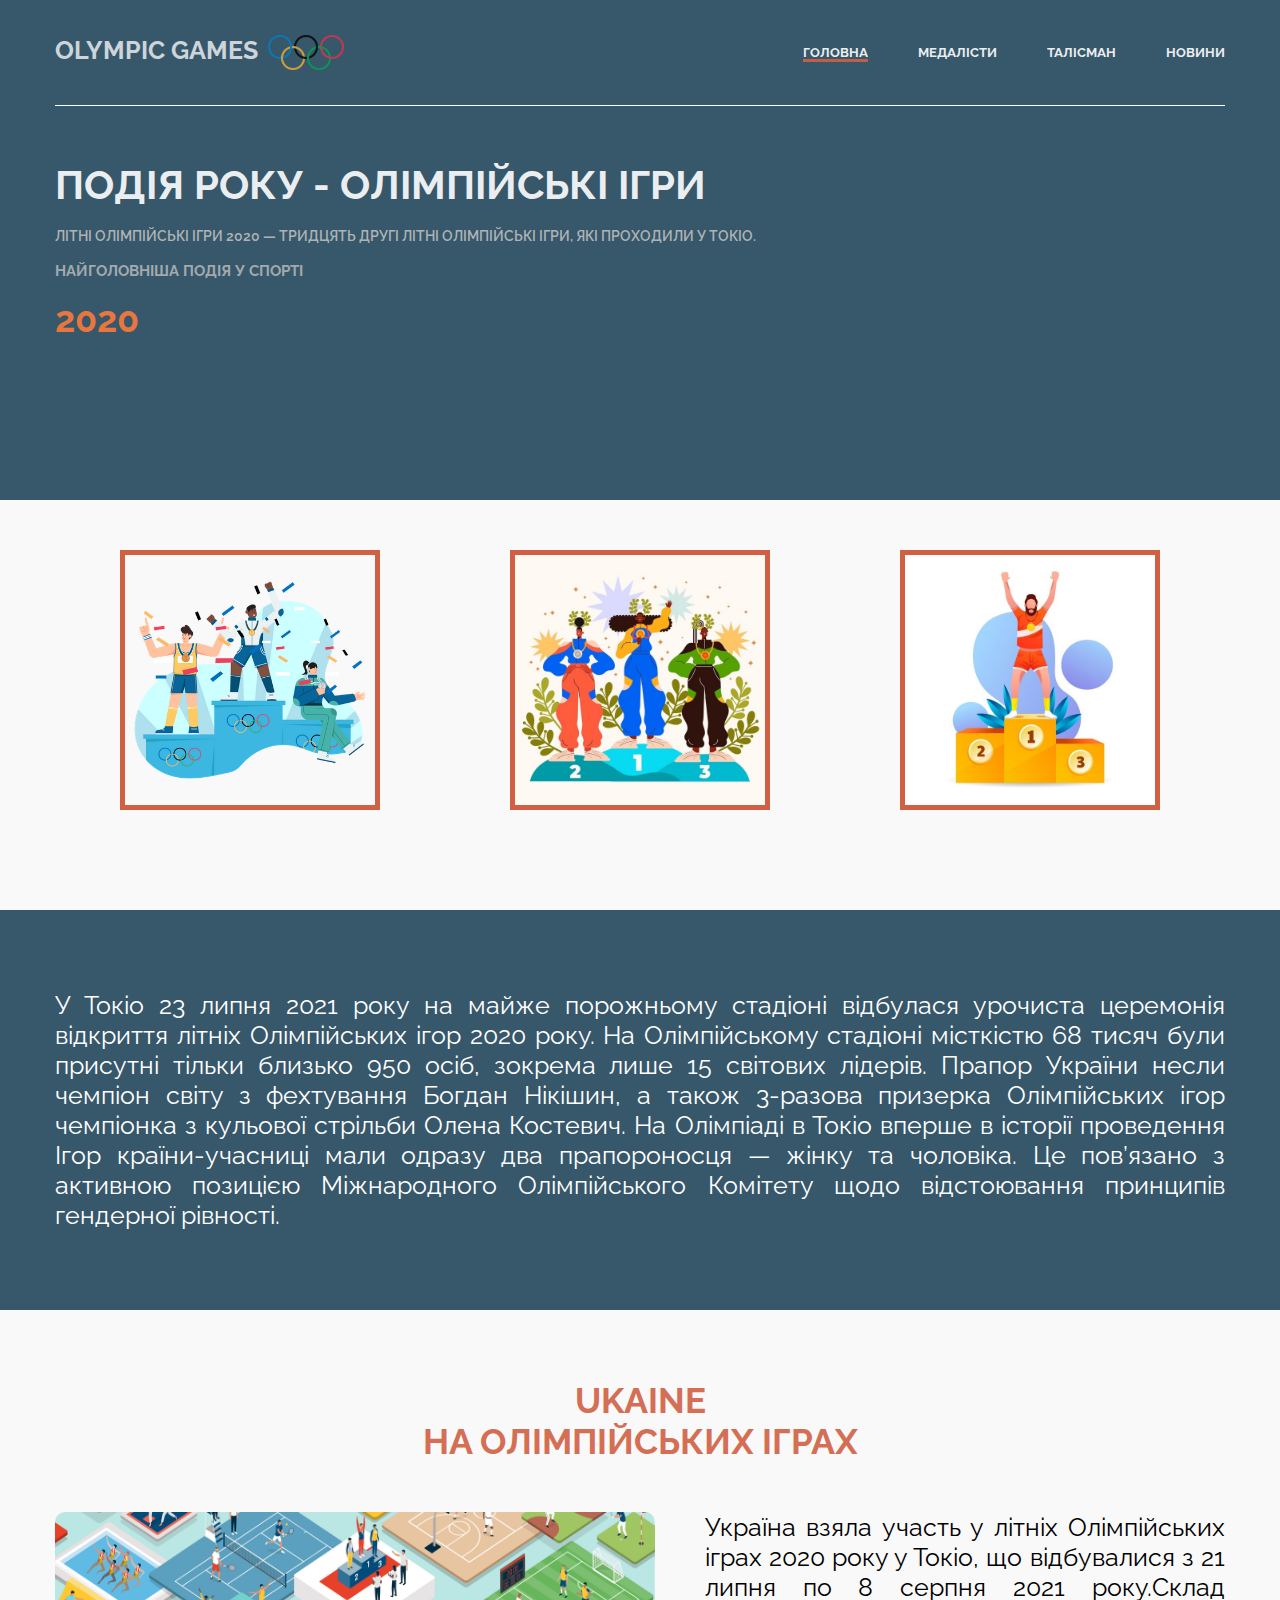
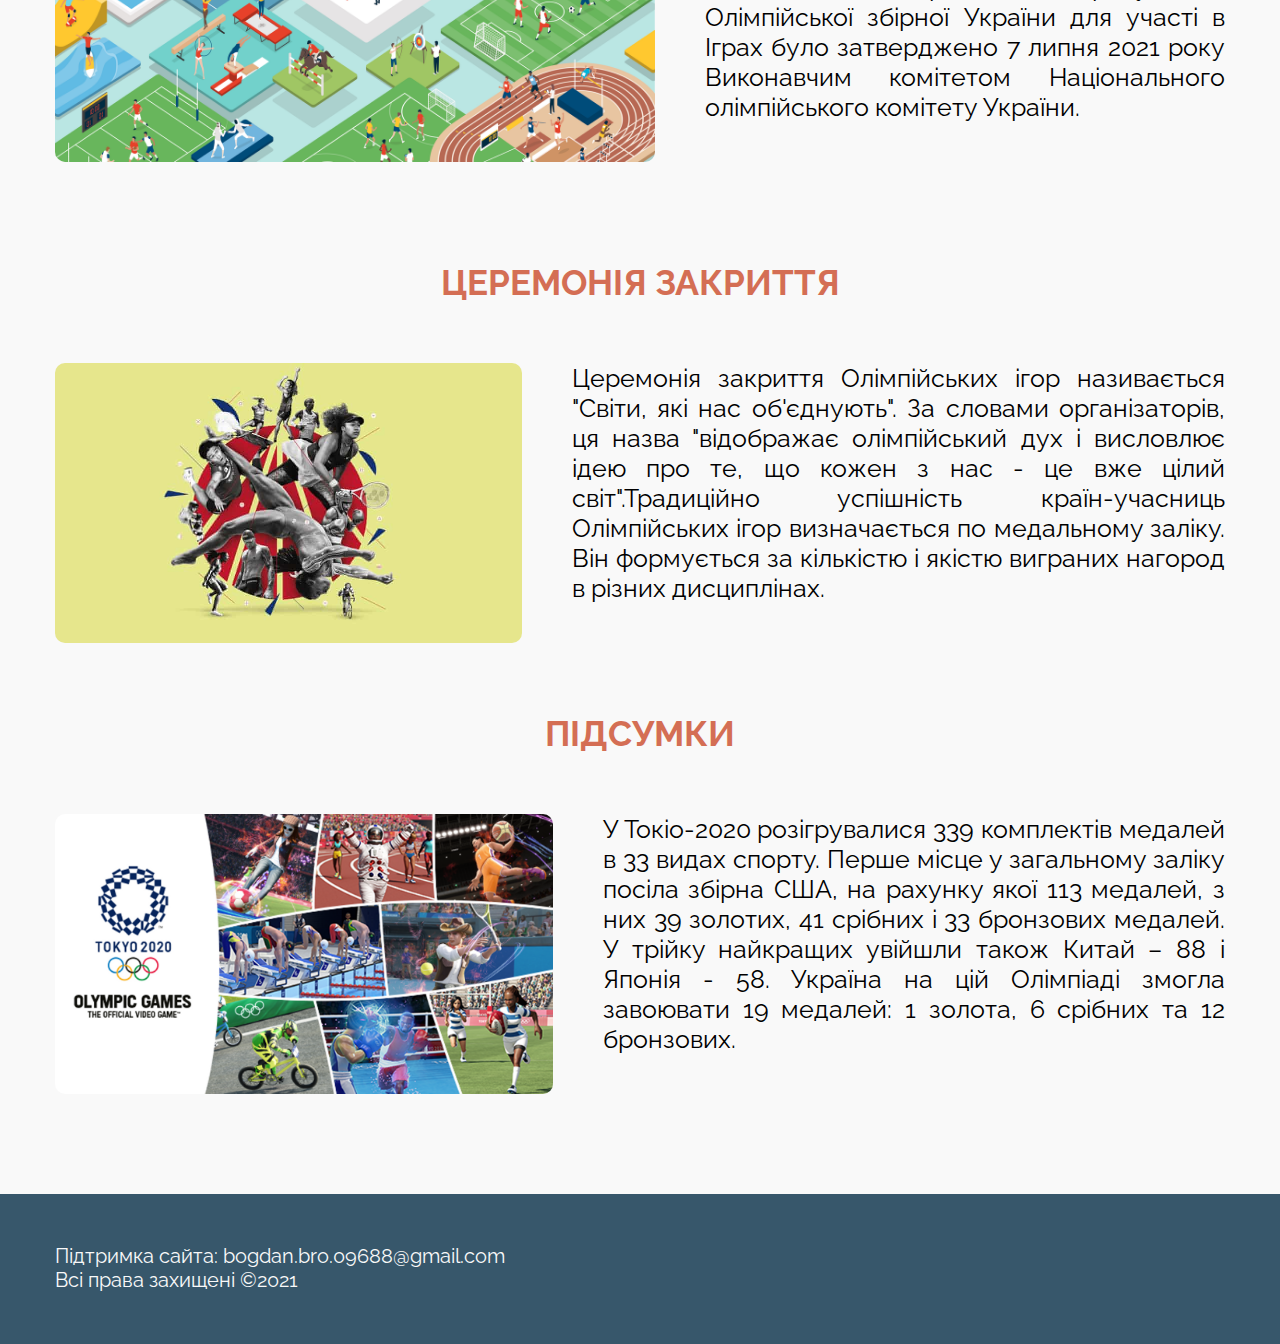
<file: index.html>
<!DOCTYPE html>
<html>
<head>
	<link rel="stylesheet" type="text/css" href="sc/style1.css">
	<link rel="preconnect" href="https://fonts.googleapis.com">
	<link rel="preconnect" href="https://fonts.gstatic.com" crossorigin>
	<link href="https://fonts.googleapis.com/css2?family=Open+Sans:wght@700&family=Raleway:wght@400;600;700&display=swap" rel="stylesheet">
	<link href="https://fonts.googleapis.com/css2?family=Contrail+One&display=swap" rel="stylesheet">
	
	<meta charset="utf-8">
	<title>Подія року - олімпійські ігри</title>
</head>
<body>

<header class="top">
	<div class="nap">
		<div class="top_all">
			<div class="lv">
				OLYMPIC GAMES<img src="img/top.png" height="35px" style="padding: 0 0 0 10px;">
			</div>
		
		<nav class="upr">
			<a class="nav" href="index.html" style="text-decoration: underline 3px solid #d15f43;">ГОЛОВНА</a>
			<a class="nav" href="index2.html">МЕДАЛІСТИ</a>
		
			<a class="nav" href="index3.html">ТАЛІСМАН</a>
			<a class="nav" href="https://olympics.com/ru/">НОВИНИ</a>
		</nav>
	</div>
</div>
</header>
<div class="bgt">
	<div class="nap">
		<div class="in_nap">
		<h1 class="bgt_title">Подія року - олімпійські ігри</h1>
		<div class="lkbut">Літні Олімпійські ігри 2020 — тридцять другі літні Олімпійські ігри, які проходили у Токіо.</div>
			<h2 class="pid">Найголовніша подія у спорті</h2>
			<h3 class="pid" style="color: #fc7a3a; font-size: 36px;">2020</h3>
			</div>
	</div>
</div>
<div class="crt">
	<img src="img/1crt.png">
	<img src="img/2crt.jpg">
	<img src="img/3crt.jpg">
</div>
<div class="inf2">
	<div class="inf3">У Токіо 23 липня 2021 року на майже порожньому стадіоні відбулася урочиста церемонія відкриття літніх Олімпійських ігор 2020 року. На Олімпійському стадіоні місткістю 68 тисяч були присутні тільки близько 950 осіб, зокрема лише 15 світових лідерів. Прапор України несли чемпіон світу з фехтування Богдан Нікішин, а також 3-разова призерка Олімпійських ігор чемпіонка з кульової стрільби Олена Костевич. На Олімпіаді в Токіо  вперше в історії проведення Ігор країни-учасниці мали одразу два прапороносця — жінку та чоловіка. Це пов’язано з активною позицією Міжнародного Олімпійського Комітету щодо відстоювання принципів гендерної рівності.</div>
</div>
<h1 class="uk1" style="padding-bottom: 50px;">Ukaine <br>на Олімпійських іграх</h1>
<div class="glov">
	<div><img src="img/inf4.png" class="inf4_pic" style="height: 250px;"></div>
	<div class="inf4_inf"> Україна взяла участь у літніх Олімпійських іграх 2020 року у Токіо, що відбувалися з 21 липня по 8 серпня 2021 року.Cклад Олімпійської збірної України для участі в Іграх було затверджено 7 липня 2021 року Виконавчим комітетом Національного олімпійського комітету України.  </div></div></div>
	<div>	
		<h1 class="uk1" style="padding-top:0px;">Церемонія закриття</h1>
<div class="inf4" style="padding-top:-300px">
	<div><img src="img/inf4.jpg" class="inf4_pic" ></div>
	<div class="inf4_inf"> Церемонія закриття Олімпійських ігор називається "Світи, які нас об'єднують". За словами організаторів, ця назва "відображає олімпійський дух і висловлює ідею про те, що кожен з нас - це вже цілий світ".Традиційно успішність країн-учасниць Олімпійських ігор визначається по медальному заліку. Він формується за кількістю і якістю виграних нагород  в різних дисциплінах.
</div>
</div></div>
<h1 class="uk1">ПІДСУМКИ</h1>
<div class="inf4" style="padding-bottom:120px">
	<div><img src="img/inf5.png" class="inf4_pic"></div>
	<div class="inf4_inf" >  У Токіо-2020 розігрувалися 339 комплектів медалей в 33 видах спорту. Перше місце у загальному заліку посіла збірна США, на рахунку якої 113 медалей, з них 39 золотих, 41 срібних і 33 бронзових медалей. У трійку найкращих увійшли також Китай – 88 і Японія - 58. Україна на цій Олімпіаді змогла завоювати 19 медалей: 1 золота, 6 срібних та 12 бронзових. 
</div>
</div>
<div style="width: 100%; background-color: #37576b; margin-top: 30px;"><div class="footer1">Підтримка сайта: bogdan.bro.09688@gmail.com <br>	<p>Всі права захищені &copy2021</p></div></div>
</body>	
</html>
</file>
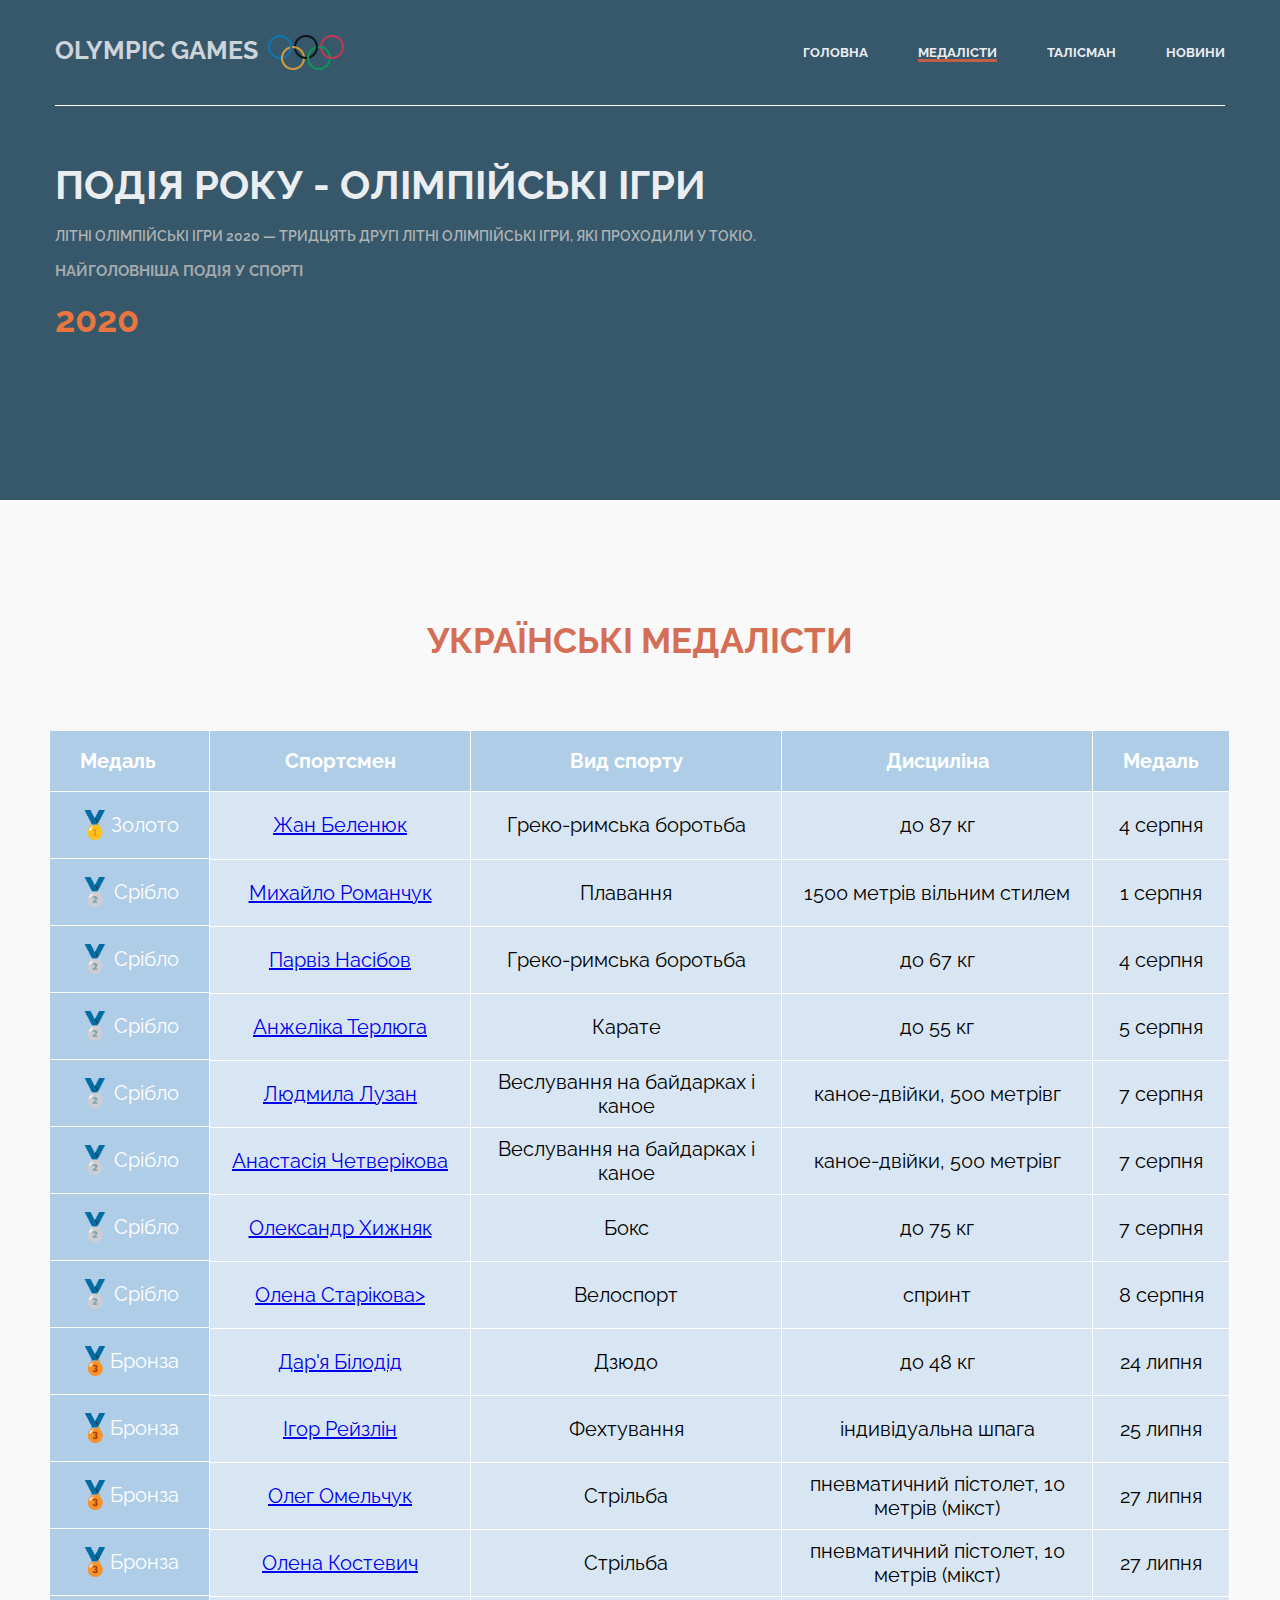
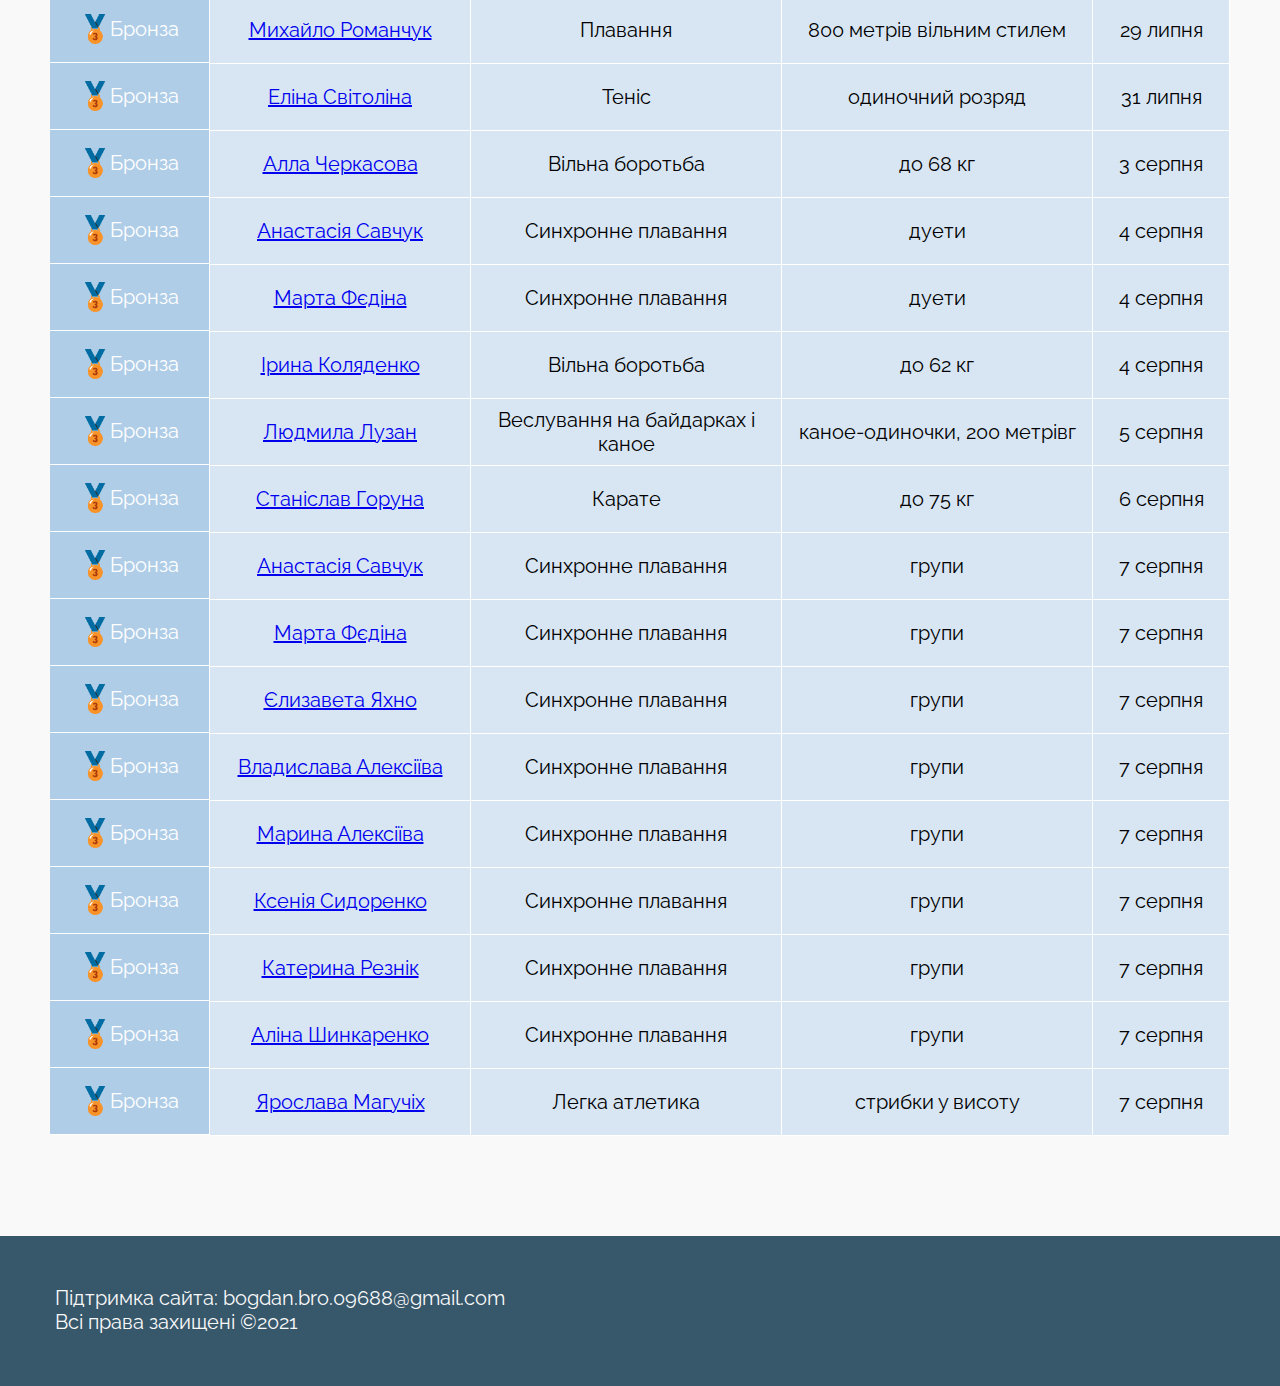
<file: index2.html>
<!DOCTYPE html>
<html>
<head>
	<link rel="stylesheet" type="text/css" href="sc/style1.css">
	<link rel="preconnect" href="https://fonts.googleapis.com">
	<link rel="preconnect" href="https://fonts.gstatic.com" crossorigin>
	<link href="https://fonts.googleapis.com/css2?family=Open+Sans:wght@700&family=Raleway:wght@400;600;700&display=swap" rel="stylesheet">
	<link href="https://fonts.googleapis.com/css2?family=Contrail+One&display=swap" rel="stylesheet">
	
	<meta charset="utf-8">
	<title>Українські медалісти</title>
</head>
<body>

<header class="top">
	<div class="nap">
		<div class="top_all">
			<div class="lv">
				OLYMPIC GAMES<img src="img/top.png" height="35px" style="padding: 0 0 0 10px;">
			</div>
		
		<nav class="upr">
      <a class="nav" href="index.html">ГОЛОВНА</a>
      <a class="nav" href="index2.html" style="text-decoration: underline 3px solid #d15f43;" >МЕДАЛІСТИ</a>
    
      <a class="nav" href="index3.html">ТАЛІСМАН</a>
      <a class="nav" href="https://olympics.com/ru/">НОВИНИ</a>
    </nav>
	</div>
</div>
</header>
<div class="bgt">
	<div class="nap">
		<div class="in_nap">
		<h1 class="bgt_title">Подія року - олімпійські ігри</h1>
		<div class="lkbut">Літні Олімпійські ігри 2020 — тридцять другі літні Олімпійські ігри, які проходили у Токіо.</div>
			<h2 class="pid">Найголовніша подія у спорті</h2>
			<h3 class="pid" style="color: #fc7a3a; font-size: 36px;">2020</h3>
			</div>
	</div>
</div>
<h1 class="uk1" style="padding:120px 0 70px 0">Українські медалісти</h1>	
<div class="sp"><table>
<tr>
  <th >Медаль</th>
  <th width="200px">Спортсмен</th>
  <th width="250px">Вид спорту</th>
  <th width="250px">Дисциліна</th>
  <th>Медаль</th>
  </tr>
 <tr>
  <td style="display: flex; align-items: center; justify-content: space-between;"> <img src="img/m1.png" height="30px"> Золото</td>
 <td> <a href="https://uk.wikipedia.org/wiki/%D0%91%D0%B5%D0%BB%D0%B5%D0%BD%D1%8E%D0%BA_%D0%96%D0%B0%D0%BD_%D0%92%D0%B5%D0%BD%D1%81%D0%B0%D0%BD%D0%BE%D0%B2%D0%B8%D1%87">Жан Беленюк</a></td>
  <td style="padding:0 10px 0 10px">Греко-римська боротьба</td>
  <td>	до 87 кг</td>
  <td>4 серпня</td>
 </tr>
<tr>
  <td style="display: flex; align-items: center; justify-content: space-between;"> <img src="img/m2.png" height="30px"> Срібло</td>
  <td><a href="https://uk.wikipedia.org/wiki/%D0%A0%D0%BE%D0%BC%D0%B0%D0%BD%D1%87%D1%83%D0%BA_%D0%9C%D0%B8%D1%85%D0%B0%D0%B9%D0%BB%D0%BE_%D0%9C%D0%B8%D1%85%D0%B0%D0%B9%D0%BB%D0%BE%D0%B2%D0%B8%D1%87">Михайло Романчук</a></td>
  <td>Плавання</td>
  <td style="padding:0 10px 0 10px">1500 метрів вільним стилем</td>
  <td>1 серпня</td>
</tr>
<tr>
  <td style="display: flex; align-items: center; justify-content: space-between;"> <img src="img/m2.png" height="30px"> Срібло</td>
  <td> <a href="https://uk.wikipedia.org/wiki/%D0%9D%D0%B0%D1%81%D1%96%D0%B1%D0%BE%D0%B2_%D0%9F%D0%B0%D1%80%D0%B2%D1%96%D0%B7_%D0%9F%D0%B0%D1%88%D0%B0-%D0%BE%D0%B3%D0%BB%D0%B8">Парвіз Насібов</a></td>
  <td>Греко-римська боротьба</td>
  <td>до 67 кг</td>
  <td>4 серпня</td>
</tr>
<tr>
  <td style="display: flex; align-items: center; justify-content: space-between;"> <img src="img/m2.png" height="30px"> Срібло</td>
  <td> <a href="https://uk.wikipedia.org/wiki/%D0%A2%D0%B5%D1%80%D0%BB%D1%8E%D0%B3%D0%B0_%D0%90%D0%BD%D0%B6%D0%B5%D0%BB%D1%96%D0%BA%D0%B0_%D0%92%D0%BE%D0%BB%D0%BE%D0%B4%D0%B8%D0%BC%D0%B8%D1%80%D1%96%D0%B2%D0%BD%D0%B0"> Анжеліка Терлюга</a></td>
  <td>	Карате</td>
  <td>	до 55 кг</td>
  <td>5 серпня</td>
</tr>
 <td style="display: flex; align-items: center; justify-content: space-between;"> <img src="img/m2.png" height="30px"> Срібло</td>
  <td> <a href="https://uk.wikipedia.org/wiki/%D0%9B%D1%83%D0%B7%D0%B0%D0%BD_%D0%9B%D1%8E%D0%B4%D0%BC%D0%B8%D0%BB%D0%B0_%D0%92%D0%BE%D0%BB%D0%BE%D0%B4%D0%B8%D0%BC%D0%B8%D1%80%D1%96%D0%B2%D0%BD%D0%B0"> Людмила Лузан</a></td>
  <td>Веслування на байдарках і каное</td>
  <td>каное-двійки, 500 метрівг</td>
  <td>7 серпня</td>
</tr>
 <td style="display: flex; align-items: center; justify-content: space-between;"> <img src="img/m2.png" height="30px"> Срібло</td>
  <td><a href="https://uk.wikipedia.org/wiki/%D0%A7%D0%B5%D1%82%D0%B2%D0%B5%D1%80%D1%96%D0%BA%D0%BE%D0%B2%D0%B0_%D0%90%D0%BD%D0%B0%D1%81%D1%82%D0%B0%D1%81%D1%96%D1%8F_%D0%90%D0%BD%D0%B4%D1%80%D1%96%D1%97%D0%B2%D0%BD%D0%B0"> Анастасія Четверікова</a></td>
  <td>Веслування на байдарках і каное</td>
  <td>каное-двійки, 500 метрівг</td>
  <td>7 серпня</td>
</tr>
 <td style="display: flex; align-items: center; justify-content: space-between;"> <img src="img/m2.png" height="30px"> Срібло</td>
  <td><a href="https://uk.wikipedia.org/wiki/%D0%A5%D0%B8%D0%B6%D0%BD%D1%8F%D0%BA_%D0%9E%D0%BB%D0%B5%D0%BA%D1%81%D0%B0%D0%BD%D0%B4%D1%80_%D0%9E%D0%BB%D0%B5%D0%BA%D1%81%D0%B0%D0%BD%D0%B4%D1%80%D0%BE%D0%B2%D0%B8%D1%87"> Олександр Хижняк</a></td>
  <td>Бокс</td>
  <td>	до 75 кг</td>
  <td>7 серпня</td>
</tr>
 <td style="display: flex; align-items: center; justify-content: space-between;"> <img src="img/m2.png" height="30px"> Срібло</td>
  <td><a href="https://uk.wikipedia.org/wiki/%D0%A1%D1%82%D0%B0%D1%80%D1%96%D0%BA%D0%BE%D0%B2%D0%B0_%D0%9E%D0%BB%D0%B5%D0%BD%D0%B0_%D0%92%D1%96%D0%BA%D1%82%D0%BE%D1%80%D1%96%D0%B2%D0%BD%D0%B0"> Олена Старікова></a></td>
  <td>	Велоспорт	</td>
  <td>	спринт</td>
  <td>8 серпня</td>
</tr>
 <td style="display: flex; align-items: center; justify-content: space-between;"> <img src="img/m3.png" height="30px"> Бронза</td>
  <td><a href="https://uk.wikipedia.org/wiki/%D0%91%D1%96%D0%BB%D0%BE%D0%B4%D1%96%D0%B4_%D0%94%D0%B0%D1%80%27%D1%8F_%D0%93%D0%B5%D0%BD%D0%BD%D0%B0%D0%B4%D1%96%D1%97%D0%B2%D0%BD%D0%B0">	Дар'я Білодід</a></td>
  <td>	Дзюдо</td>
  <td>	до 48 кг</td>
  <td>24 липня</td>
</tr>
<td style="display: flex; align-items: center; justify-content: space-between;"> <img src="img/m3.png" height="30px"> Бронза</td>
  <td><a href="https://uk.wikipedia.org/wiki/%D0%A0%D0%B5%D0%B9%D0%B7%D0%BB%D1%96%D0%BD_%D0%86%D0%B3%D0%BE%D1%80_%D0%94%D0%BC%D0%B8%D1%82%D1%80%D0%BE%D0%B2%D0%B8%D1%87">Ігор Рейзлін</a> </td>
  <td>	Фехтування</td>
  <td>	індивідуальна шпага</td>
  <td>25 липня</td>
</tr>
<td style="display: flex; align-items: center; justify-content: space-between;"> <img src="img/m3.png" height="30px"> Бронза</td>
  <td><a href="https://uk.wikipedia.org/wiki/%D0%9E%D0%BC%D0%B5%D0%BB%D1%8C%D1%87%D1%83%D0%BA_%D0%9E%D0%BB%D0%B5%D0%B3_%D0%9F%D0%B5%D1%82%D1%80%D0%BE%D0%B2%D0%B8%D1%87"> Олег Омельчук</a></td>
  <td>	Стрільба</td>
  <td>	пневматичний пістолет, 10 метрів (мікст)</td>
  <td>27 липня</td>
</tr>
<td style="display: flex; align-items: center; justify-content: space-between;"> <img src="img/m3.png" height="30px"> Бронза</td>
  <td><a href="https://uk.wikipedia.org/wiki/%D0%9A%D0%BE%D1%81%D1%82%D0%B5%D0%B2%D0%B8%D1%87_%D0%9E%D0%BB%D0%B5%D0%BD%D0%B0_%D0%94%D0%BC%D0%B8%D1%82%D1%80%D1%96%D0%B2%D0%BD%D0%B0"> Олена Костевич</a></td>
  <td>  Стрільба</td>
  <td>  пневматичний пістолет, 10 метрів (мікст)</td>
  <td>27 липня</td>
</tr>
<td style="display: flex; align-items: center; justify-content: space-between;"> <img src="img/m3.png" height="30px"> Бронза</td>
  <td><a href="https://uk.wikipedia.org/wiki/%D0%A0%D0%BE%D0%BC%D0%B0%D0%BD%D1%87%D1%83%D0%BA_%D0%9C%D0%B8%D1%85%D0%B0%D0%B9%D0%BB%D0%BE_%D0%9C%D0%B8%D1%85%D0%B0%D0%B9%D0%BB%D0%BE%D0%B2%D0%B8%D1%87"> Михайло Романчук</a></td>
  <td>Плавання</td>
  <td>	800 метрів вільним стилем</td>
  <td>29 липня</td>
</tr>
<td style="display: flex; align-items: center; justify-content: space-between;"> <img src="img/m3.png" height="30px"> Бронза</td>
  <td><a href="https://uk.wikipedia.org/wiki/%D0%A1%D0%B2%D1%96%D1%82%D0%BE%D0%BB%D1%96%D0%BD%D0%B0_%D0%95%D0%BB%D1%96%D0%BD%D0%B0_%D0%9C%D0%B8%D1%85%D0%B0%D0%B9%D0%BB%D1%96%D0%B2%D0%BD%D0%B0">Еліна Світоліна</a> </td>
  <td>	Теніс</td>
  <td>		одиночний розряд</td>
  <td>31 липня</td>
</tr>
<td style="display: flex; align-items: center; justify-content: space-between;"> <img src="img/m3.png" height="30px"> Бронза</td>
  <td><a href="https://uk.wikipedia.org/wiki/%D0%A7%D0%B5%D1%80%D0%BA%D0%B0%D1%81%D0%BE%D0%B2%D0%B0_%D0%90%D0%BB%D0%BB%D0%B0_%D0%9A%D0%BE%D1%81%D1%82%D1%8F%D0%BD%D1%82%D0%B8%D0%BD%D1%96%D0%B2%D0%BD%D0%B0"> Алла Черкасова</a></td>
  <td>	Вільна боротьба</td>
  <td>	до 68 кг</td>
  <td>3 серпня</td>
</tr>
<td style="display: flex; align-items: center; justify-content: space-between;"> <img src="img/m3.png" height="30px"> Бронза</td>
  <td><a href="https://uk.wikipedia.org/wiki/%D0%A1%D0%B0%D0%B2%D1%87%D1%83%D0%BA_%D0%90%D0%BD%D0%B0%D1%81%D1%82%D0%B0%D1%81%D1%96%D1%8F_%D0%93%D0%B5%D0%BD%D0%BD%D0%B0%D0%B4%D1%96%D1%97%D0%B2%D0%BD%D0%B0"> Анастасія Савчук</a></td>
  <td>	Синхронне плавання</td>
  <td>дуети</td>
  <td>4 серпня</td>
</tr>
<td style="display: flex; align-items: center; justify-content: space-between;"> <img src="img/m3.png" height="30px"> Бронза</td>
  <td><a href="https://uk.wikipedia.org/wiki/%D0%A4%D1%94%D0%B4%D1%96%D0%BD%D0%B0_%D0%9C%D0%B0%D1%80%D1%82%D0%B0_%D0%92%D0%B0%D0%B4%D0%B8%D0%BC%D1%96%D0%B2%D0%BD%D0%B0"> Марта Фєдіна</a></td>
  <td>  Синхронне плавання</td>
  <td>дуети</td>
  <td>4 серпня</td>
</tr>
<td style="display: flex; align-items: center; justify-content: space-between;"> <img src="img/m3.png" height="30px"> Бронза</td>
  <td><a href="https://uk.wikipedia.org/wiki/%D0%9A%D0%BE%D0%BB%D1%8F%D0%B4%D0%B5%D0%BD%D0%BA%D0%BE_%D0%86%D1%80%D0%B8%D0%BD%D0%B0_%D0%92%D0%BE%D0%BB%D0%BE%D0%B4%D0%B8%D0%BC%D0%B8%D1%80%D1%96%D0%B2%D0%BD%D0%B0"> Ірина Коляденко</a></td>
  <td>	Вільна боротьба</td>
  <td>	до 62 кг</td>
  <td>4 серпня</td>
</tr>
<td style="display: flex; align-items: center; justify-content: space-between;"> <img src="img/m3.png" height="30px"> Бронза</td>
  <td> <a href="https://uk.wikipedia.org/wiki/%D0%9B%D1%83%D0%B7%D0%B0%D0%BD_%D0%9B%D1%8E%D0%B4%D0%BC%D0%B8%D0%BB%D0%B0_%D0%92%D0%BE%D0%BB%D0%BE%D0%B4%D0%B8%D0%BC%D0%B8%D1%80%D1%96%D0%B2%D0%BD%D0%B0">Людмила Лузан</a></td>
  <td>Веслування на байдарках і каное</td>
  <td>каное-одиночки, 200 метрівг</td>
  <td>5 серпня</td>
</tr>
<td style="display: flex; align-items: center; justify-content: space-between;"> <img src="img/m3.png" height="30px"> Бронза</td>
  <td><a href="https://uk.wikipedia.org/wiki/%D0%93%D0%BE%D1%80%D1%83%D0%BD%D0%B0_%D0%A1%D1%82%D0%B0%D0%BD%D1%96%D1%81%D0%BB%D0%B0%D0%B2_%D0%9C%D0%B8%D0%BA%D0%BE%D0%BB%D0%B0%D0%B9%D0%BE%D0%B2%D0%B8%D1%87">Станіслав Горуна</a> </td>
  <td>	Карате</td>
  <td>до 75 кг</td>
  <td>6 серпня</td>
</tr>
<td style="display: flex; align-items: center; justify-content: space-between;"> <img src="img/m3.png" height="30px"> Бронза</td>
  <td><a href="https://uk.wikipedia.org/wiki/%D0%A1%D0%B0%D0%B2%D1%87%D1%83%D0%BA_%D0%90%D0%BD%D0%B0%D1%81%D1%82%D0%B0%D1%81%D1%96%D1%8F_%D0%93%D0%B5%D0%BD%D0%BD%D0%B0%D0%B4%D1%96%D1%97%D0%B2%D0%BD%D0%B0">	Анастасія Савчук</a></td>
  <td>Синхронне плавання</td>
  <td>групи</td>
  <td>7 серпня</td>
</tr>
<td style="display: flex; align-items: center; justify-content: space-between;"> <img src="img/m3.png" height="30px"> Бронза</td>
  <td><a href="https://uk.wikipedia.org/wiki/%D0%A4%D1%94%D0%B4%D1%96%D0%BD%D0%B0_%D0%9C%D0%B0%D1%80%D1%82%D0%B0_%D0%92%D0%B0%D0%B4%D0%B8%D0%BC%D1%96%D0%B2%D0%BD%D0%B0"> Марта Фєдіна </a></td>
  <td>Синхронне плавання</td>
  <td>групи</td>
  <td>7 серпня</td>
</tr>
<td style="display: flex; align-items: center; justify-content: space-between;"> <img src="img/m3.png" height="30px"> Бронза</td>
  <td><a href="https://uk.wikipedia.org/wiki/%D0%AF%D1%85%D0%BD%D0%BE_%D0%84%D0%BB%D0%B8%D0%B7%D0%B0%D0%B2%D0%B5%D1%82%D0%B0_%D0%A1%D0%B5%D1%80%D0%B3%D1%96%D1%97%D0%B2%D0%BD%D0%B0"> Єлизавета Яхно </a></td>
  <td>Синхронне плавання</td>
  <td>групи</td>
  <td>7 серпня</td>
</tr>
<td style="display: flex; align-items: center; justify-content: space-between;"> <img src="img/m3.png" height="30px"> Бронза</td>
  <td><a href="https://uk.wikipedia.org/wiki/%D0%90%D0%BB%D0%B5%D0%BA%D1%81%D1%96%D1%97%D0%B2%D0%B0_%D0%92%D0%BB%D0%B0%D0%B4%D0%B8%D1%81%D0%BB%D0%B0%D0%B2%D0%B0_%D0%90%D0%BD%D1%82%D0%BE%D0%BD%D1%96%D0%B2%D0%BD%D0%B0"> Владислава Алексіїва</a>
</td>
  <td>Синхронне плавання</td>
  <td>групи</td>
  <td>7 серпня</td>
</tr>
<td style="display: flex; align-items: center; justify-content: space-between;"> <img src="img/m3.png" height="30px"> Бронза</td>
  <td><a href="https://uk.wikipedia.org/wiki/%D0%90%D0%BB%D0%B5%D0%BA%D1%81%D1%96%D1%97%D0%B2%D0%B0_%D0%9C%D0%B0%D1%80%D0%B8%D0%BD%D0%B0_%D0%90%D0%BD%D1%82%D0%BE%D0%BD%D1%96%D0%B2%D0%BD%D0%B0">Марина Алексіїва</a>
</td>
  <td>Синхронне плавання</td>
  <td>групи</td>
  <td>7 серпня</td>
</tr>

<td style="display: flex; align-items: center; justify-content: space-between;"> <img src="img/m3.png" height="30px"> Бронза</td>
  <td> <a href="https://uk.wikipedia.org/wiki/%D0%A1%D0%B8%D0%B4%D0%BE%D1%80%D0%B5%D0%BD%D0%BA%D0%BE_%D0%9A%D1%81%D0%B5%D0%BD%D1%96%D1%8F_%D0%92%D0%BE%D0%BB%D0%BE%D0%B4%D0%B8%D0%BC%D0%B8%D1%80%D1%96%D0%B2%D0%BD%D0%B0">Ксенія Сидоренко</a>
</td>
  <td>Синхронне плавання</td>
  <td>групи</td>
  <td>7 серпня</td>
</tr>
<td style="display: flex; align-items: center; justify-content: space-between;"> <img src="img/m3.png" height="30px"> Бронза</td>
  <td><a href="https://uk.wikipedia.org/wiki/%D0%A0%D0%B5%D0%B7%D0%BD%D1%96%D0%BA_%D0%9A%D0%B0%D1%82%D0%B5%D1%80%D0%B8%D0%BD%D0%B0_%D0%9E%D0%BB%D0%B5%D0%BA%D1%81%D0%B0%D0%BD%D0%B4%D1%80%D1%96%D0%B2%D0%BD%D0%B0">Катерина Резнік</a> 
</td>
  <td>Синхронне плавання</td>
  <td>групи</td>
  <td>7 серпня</td>
</tr>
<td style="display: flex; align-items: center; justify-content: space-between;"> <img src="img/m3.png" height="30px"> Бронза</td>
  <td><a href="https://uk.wikipedia.org/wiki/%D0%A8%D0%B8%D0%BD%D0%BA%D0%B0%D1%80%D0%B5%D0%BD%D0%BA%D0%BE_%D0%90%D0%BB%D1%96%D0%BD%D0%B0_%D0%92%D1%96%D1%82%D0%B0%D0%BB%D1%96%D1%97%D0%B2%D0%BD%D0%B0"> Аліна Шинкаренко</a>
</td>
  <td> Синхронне плавання</td>
  <td>групи</td>
  <td>7 серпня</td>
</tr>
<td style="display: flex; align-items: center; justify-content: space-between;"> <img src="img/m3.png" height="30px"> Бронза</td>
  <td> <a href="https://uk.wikipedia.org/wiki/%D0%9C%D0%B0%D0%B3%D1%83%D1%87%D1%96%D1%85_%D0%AF%D1%80%D0%BE%D1%81%D0%BB%D0%B0%D0%B2%D0%B0_%D0%9E%D0%BB%D0%B5%D0%BA%D1%81%D1%96%D1%97%D0%B2%D0%BD%D0%B0">Ярослава Магучіх</a></td>
  <td>Легка атлетика</td> 
  <td>	стрибки у висоту</td>
  <td>7 серпня</td>
</tr>
</table>

</div>	
<div style="width: 100%; background-color: #37576b; margin-top:50px;"><div class="footer1">Підтримка сайта: bogdan.bro.09688@gmail.com <br>  <p>Всі права захищені &copy2021</p></div></div>	
</body>	
</html>
</file>
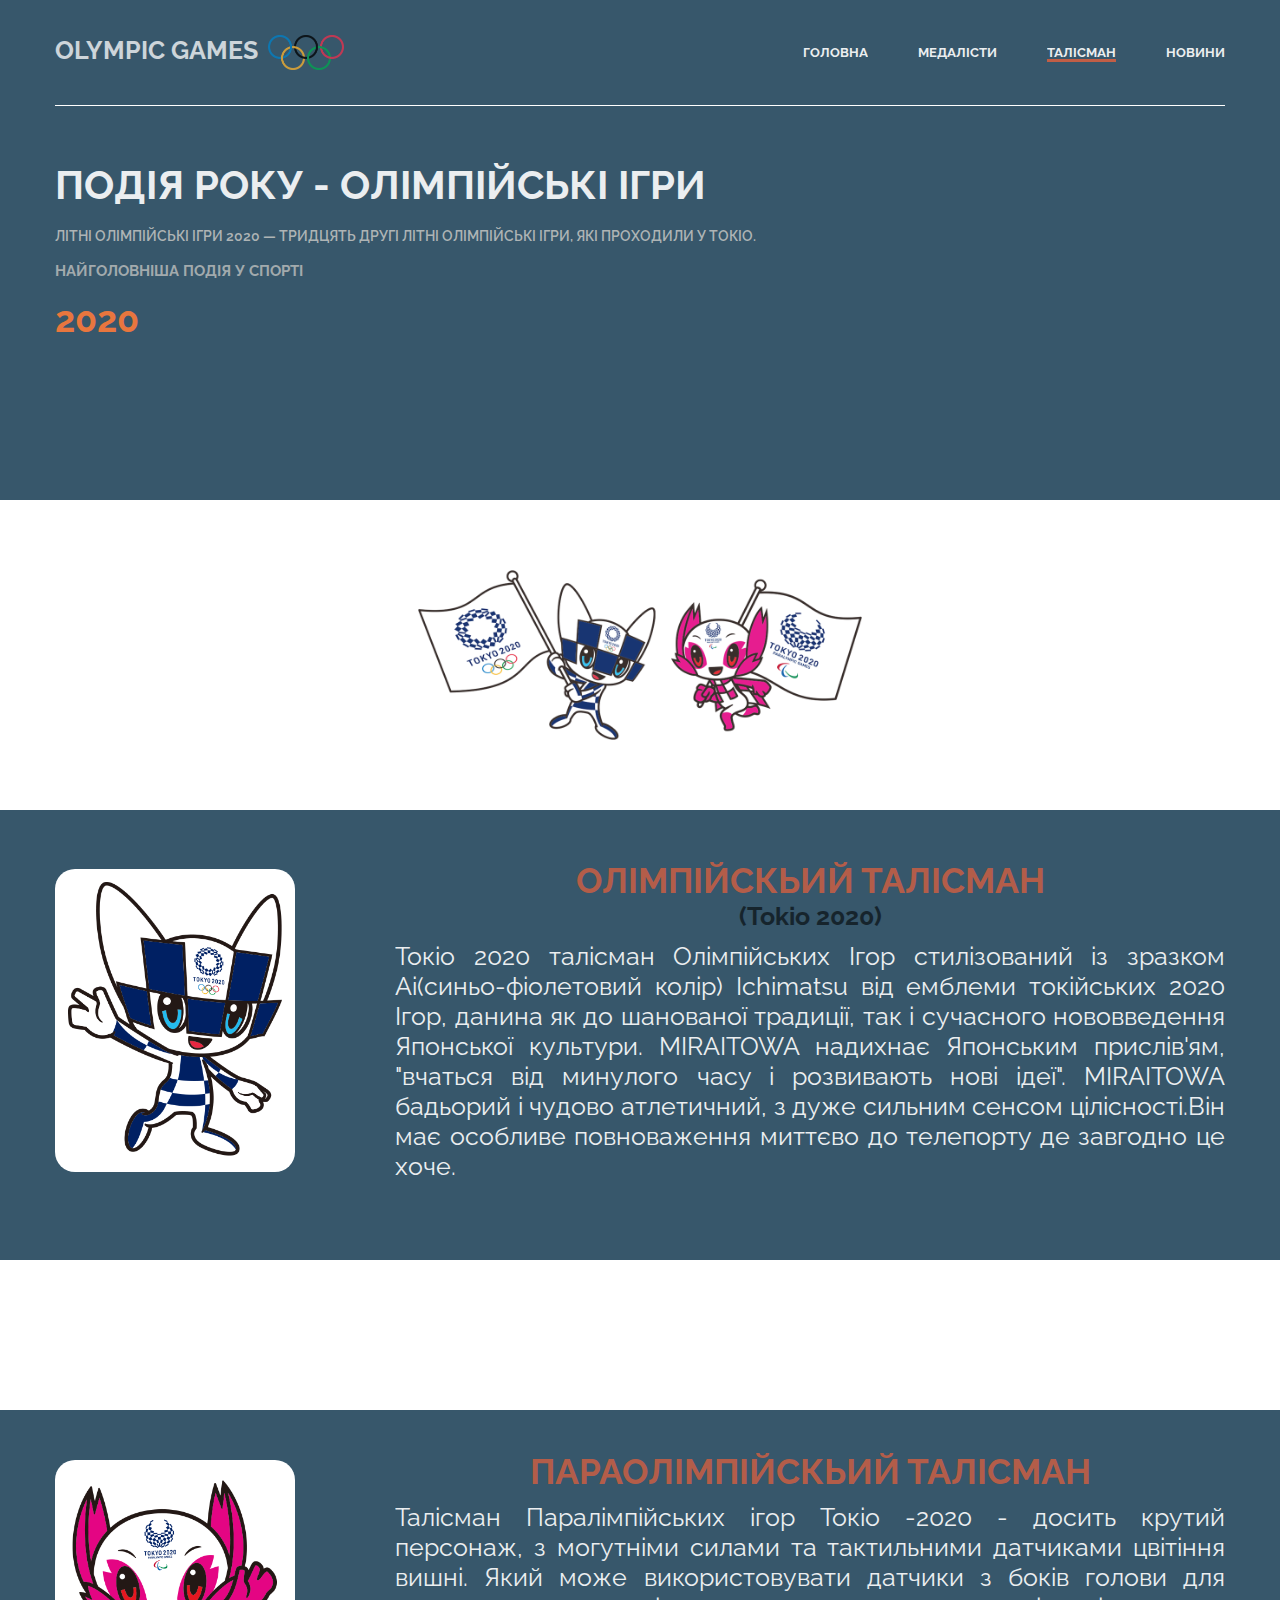
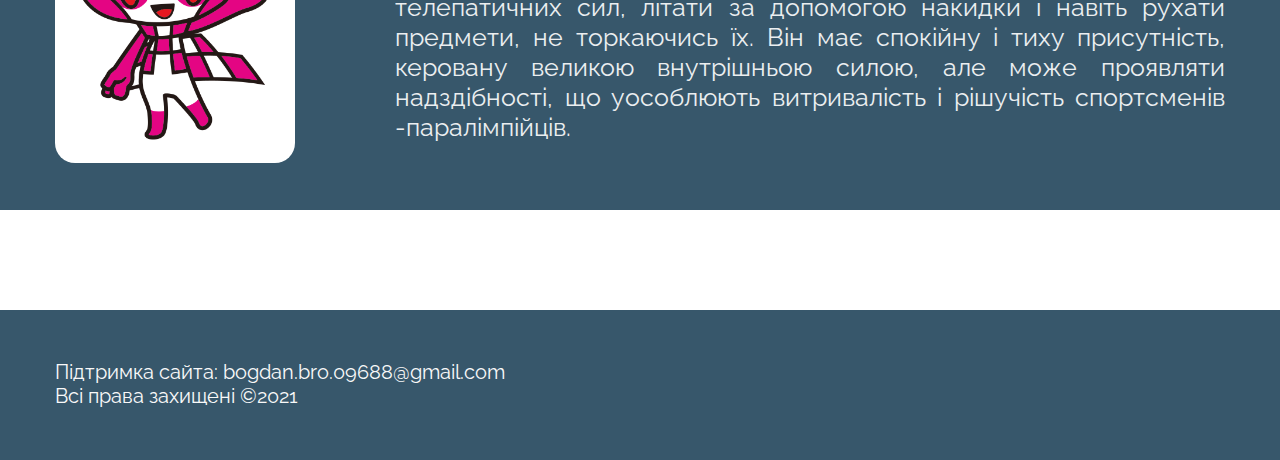
<file: index3.html>
<!DOCTYPE html>
<html>
<head>
	<link rel="stylesheet" type="text/css" href="sc/style1.css">
	<link rel="preconnect" href="https://fonts.googleapis.com">
	<link rel="preconnect" href="https://fonts.gstatic.com" crossorigin>
	<link href="https://fonts.googleapis.com/css2?family=Open+Sans:wght@700&family=Raleway:wght@400;600;700&display=swap" rel="stylesheet">
	<link href="https://fonts.googleapis.com/css2?family=Contrail+One&display=swap" rel="stylesheet">
	
	<meta charset="utf-8">
	<title>Талісмани</title>
</head>
<body style="background-color: #ffff;">

<header class="top">
	<div class="nap">
		<div class="top_all">
			<div class="lv">
				OLYMPIC GAMES<img src="img/top.png" height="35px" style="padding: 0 0 0 10px;">
			</div>
		
		<nav class="upr">
			<a class="nav" href="index.html">ГОЛОВНА</a>
			<a class="nav" href="index2.html">МЕДАЛІСТИ</a>
		
			<a class="nav" href="index3.html" style="text-decoration: underline 3px solid #d15f43;" >ТАЛІСМАН</a>
			<a class="nav" href="https://olympics.com/ru/">НОВИНИ</a>
		</nav>
	</div>
</div>
</header>
<div class="bgt">
	<div class="nap">
		<div class="in_nap">
		<h1 class="bgt_title">Подія року - олімпійські ігри</h1>
		<div class="lkbut">Літні Олімпійські ігри 2020 — тридцять другі літні Олімпійські ігри, які проходили у Токіо.</div>
			<h2 class="pid">Найголовніша подія у спорті</h2>
			<h3 class="pid" style="color: #fc7a3a; font-size: 36px;">2020</h3>
			</div>
	</div>
</div>
<div class="ts_bg">
	<img src="img/ts_pic.png" class="ts_pic" height="170px">
</div>
<div>	
</div>

<div class="tlbg">	
<div class="inf1_tal">
	<div style="background-color: #fff; border-radius: 20px;">
		<img src="img/ts1.png" class="ts1">	
	</div>
	<div class="ts_inf"><h1 class="uk1" style="padding:0px">Олімпійскьий талісман <p class="tstx">(Tokio 2020)</p></h1>
		Токіо 2020 талісман Олімпійських Ігор стилізований із зразком Ai(синьо-фіолетовий колір) Ichimatsu від емблеми токійських 2020 Ігор, данина як до шанованої традиції, так і сучасного нововведення Японської культури. MIRAITOWA надихнає Японським прислів'ям, "вчаться від минулого часу і розвивають нові ідеї". MIRAITOWA бадьорий і чудово атлетичний, з дуже сильним сенсом цілісності.Він має особливе повноваження миттєво до телепорту де завгодно це хоче.
	</div>
</div>
</div>

<div class="tlbg2" style="margin-top: 150px;">	
<div class="inf1_tal">
	<div style="background-color: #fff; border-radius: 20px;">
		<img src="img/ts2.png" class="ts1">	
	</div>
	<div class="ts_inf" >
		<h1 class="uk1" style="margin-top: -100px;" >Параолімпійскьий талісман</h1>
		Талісман Паралімпійських ігор Токіо -2020 - досить крутий персонаж, з могутніми силами та тактильними датчиками цвітіння вишні. Який може використовувати датчики з боків голови для телепатичних сил, літати за допомогою накидки і навіть рухати предмети, не торкаючись їх. Він має спокійну і тиху присутність, керовану великою внутрішньою силою, але може проявляти надздібності, що уособлюють витривалість і рішучість спортсменів -паралімпійців. 
	</div>
	
</div>
</div>
<div style="width: 100%; background-color: #37576b; margin-top:100px;"><div class="footer1">Підтримка сайта: bogdan.bro.09688@gmail.com <br>  <p>Всі права захищені &copy2021</p></div></div>	

</body>	
</html>
</file>
<file: sc/style1.css>
body{
	background-color: #f9f9f9;
	margin: 0;
	font-family: 'Raleway', sans-serif;
	font-size: 14px;
	/*font-family: 'Contrail One', cursive;*/
	
}

*,
*:before,
*:after:{
	box-sizing: border-box;
}

h1, h2, h3, h4, h5, h6 {
margin: 0;
opacity: .9;
}


p{
	margin: 0 0 10px 0;
}

.top{
	height: 100px;
	width:100%;
	position: absolute;
	top: 0;
	left: 0;
	z-index: 100;
}
.nap{
	width: 100%;
	max-width: 1170px;
	margin: 0 auto;
}


.top_all{ 
	align-items: center;
	padding: 35px 0;
	display: flex;
	justify-content: space-between;
	border-bottom: 1px solid #ffff;
}

.upr{
	font-size: 13px;
	font-weight: bold;
	text-transform: uppercase;
	display: flex;
}

.upr: first-child{
	margin-left: 0;
}
.nav{
	margin: 0 0 0 50px;
	color: #ffff;
	text-decoration: none;
	opacity: .9;
	transition: opacity .1s linear;

}

.nav:hover{
	opacity: 1;
	text-decoration: underline 3px solid #d15f43;

}

.tp_pn{
}

.bgt{
	height: 500px;
	padding-top: 0px;
	background-color: #37576b;
	width: 100%;
	z-index: 99;
	display: flex;
	flex-direction: column;
	justify-content: center;
}

.lv{
	font-size: 25px;
	font-weight: bold;
	text-transform: uppercase;
	display: flex;
	color: #ffff;
	text-decoration: none;
	opacity: .75;
	transition: opacity .1s linear;
}

.bgt_title{
	margin: 0;
	font-size: 40px;
	text-transform: uppercase;
	color: #ffff;

	

}

.in_nap{
	width: 100%;
	max-width: 1170px;
	margin: 0 auto;

}

.pid{
	display: flex;
	justify-content: left;
	font-size: 15px;
	padding: 18px 0 0 0;
	color:#aeb4b5;
	text-transform: uppercase;
}



.lkbut{	
	color:#aeb4b5;
	text-transform: uppercase;
	align-content: left	;
	font-weight: 600;
	padding-top: 20px;

}

.crt{
	padding: 50px 0 100px 0;
	display: flex;
	justify-content: space-around;
	width: 100%;
	max-width: 1170px;
	margin: 0 auto;
}

.crt img{

	height: 250px;
	border: 5px solid #d15f43;
}


.inf2{
	width: 100%;
	background-color: 	#37576b;
	height: 400px;
	padding: auto;
	display: flex;
	justify-items: center;
}


.inf3{
	text-align: justify;
	font-size: 25px;
	color: #ffff;
	width: 100%;
	max-width: 1170px;
	margin: auto;
}

.inf4{
	display: block;
	text-align: justify;
	height: 230px;
	width: 100%;
	max-width: 1170px;
	margin: 0 auto;
	display: flex;
	justify-content: space-around;
	padding: 50px 0;
}
.glov{
	margin: 0 auto;
	width: 100%;
	max-width: 1170px;
	display: flex;
	justify-content: center;
	text-align: justify;
}

.inf4_inf{
	max-height: 250px;
	width: 100%;
	font-size: 25px;
	padding: 0 0 0 50px;
}
.inf4_pic{
	border-radius: 10px;
	height: 280px;

}
.uk1{
	font-size: 35px;
	color: #d15f43;
	text-transform: uppercase;
	text-align: center;
	padding: 70px 0 10px 0;
}

.footer1{
	font-size: 20px;
	max-width: 1170px;
	margin: 100px 0 0 0;
	height: 50px;
	margin: 0 auto;
	color: #f9f9f9;
	padding: 50px;
}

table {
padding: 0px 0 50px 0;
display: flex;
align-items: center;
font-size: 20px;
border-collapse: collapse;
text-align: center;
}
th, td:first-child {
background: #AFCDE7;
color: white;
padding: 18px 30px;
}
th, td {

border-style: solid;
border-width: 0 1px 1px 0;
border-color: white;
}	
td {
background: #D8E6F3;

}
th:first-child, td:first-child {
text-align: left;
}

.sp{
	width: 100%;
	margin: 0 auto;
	display: flex;
	justify-content: center;

}

.ts_bg{
	background-color: #fff;
	padding: 70px 0;
	display: flex;
	justify-content: center;
	opacity: .9;
}


.tstx{
	color: #000;
	text-transform: capitalize;
	text-align: center;
	font-size: 25px;
	opacity: .7;
}

.inf1_tal{
	width: 100%;
	max-width: 1170px;
	margin: 0 auto;
	display: flex;
	justify-content: space-between;
}



.inf1_tal{
	display: block;
	text-align: justify;
	
	width: 100%;
	max-width: 1170px;
	margin: 0 auto;
	display: flex;
	justify-content: space-betwee;
	align-items: center;
	padding: 50px 0;
}

.ts_inf{
	width: 80%;
	font-size: 25px;
	padding: 0 0 0 100px;
	color: white;
	opacity: .9;
}
.ts1{
	border-radius: 10px;
	height: 300px;

}

.tlbg{
	height: 450px;
	width: 100%;
	background-color:#37576b ;
}

.glov{
	width: 100%;
	height: 350px;
}

.tlbg2{
	height: 400px;
	width: 100%;
	background-color:#37576b ;
}
</file>
